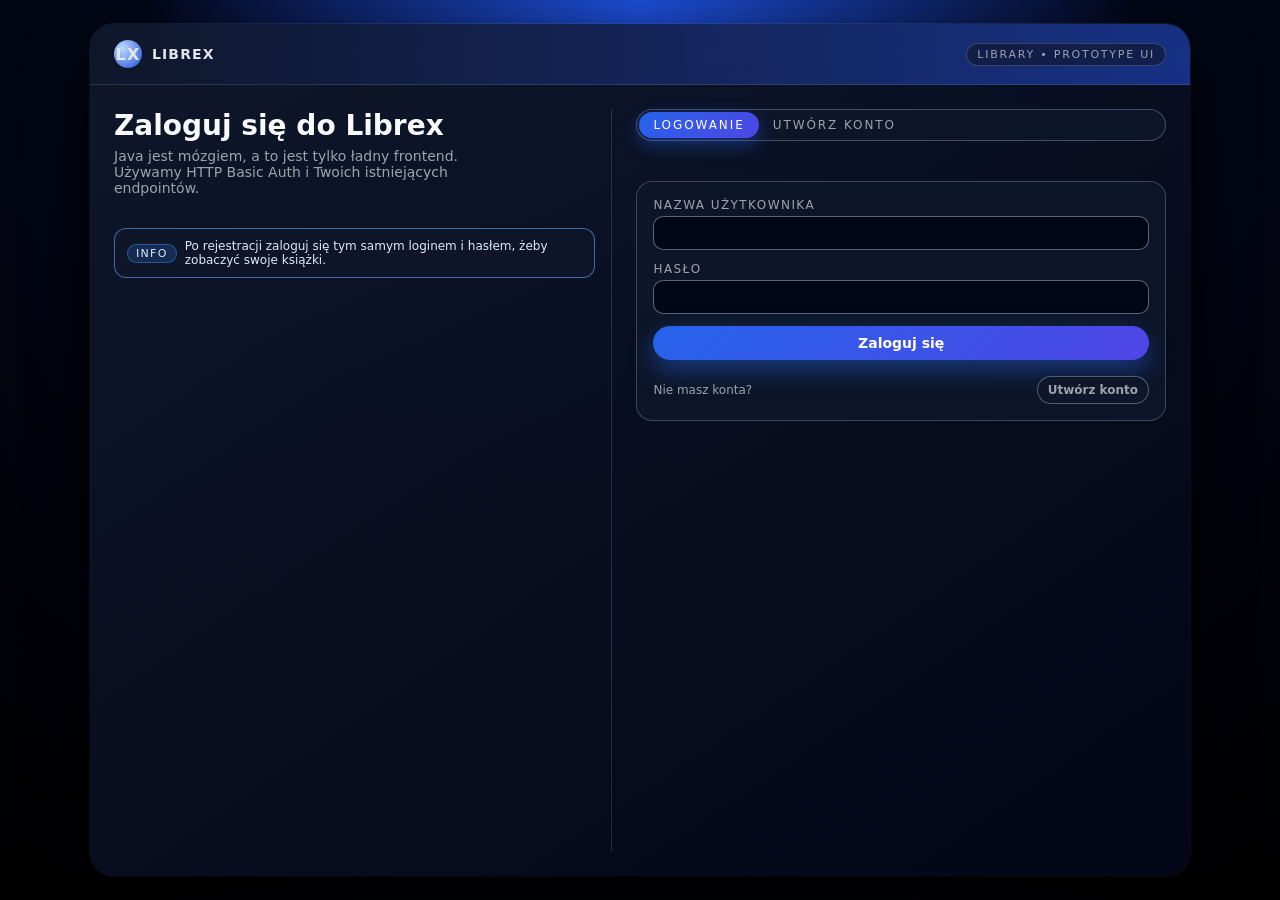
<file: Librex_FrontEnd/index.html>
<!DOCTYPE html>
<html lang="pl">
<head>
  <meta charset="UTF-8" />
  <title>Librex</title>
  <meta name="viewport" content="width=device-width, initial-scale=1.0" />
  <style>
    :root {
      --bg: #0f172a;
      --bg-soft: #111827;
      --card: #1f2937;
      --accent: #3b82f6;
      --accent-soft: rgba(59, 130, 246, 0.15);
      --text: #f9fafb;
      --muted: #9ca3af;
      --danger: #ef4444;
      --radius: 16px;
    }

    * {
      box-sizing: border-box;
      margin: 0;
      padding: 0;
      font-family: system-ui, -apple-system, BlinkMacSystemFont, "Segoe UI", sans-serif;
    }

    body {
      background: radial-gradient(circle at top, #1d4ed8 0, #020617 45%, #000000 100%);
      color: var(--text);
      min-height: 100vh;
      display: flex;
      align-items: stretch;
      justify-content: center;
    }

    #app {
      width: 100%;
      max-width: 1100px;
      margin: 24px;
      background: linear-gradient(145deg, rgba(15, 23, 42, 0.98), rgba(2, 6, 23, 0.98));
      border-radius: 24px;
      box-shadow:
        0 24px 60px rgba(0, 0, 0, 0.9),
        0 0 0 1px rgba(148, 163, 184, 0.15);
      overflow: hidden;
      display: flex;
      flex-direction: column;
    }

    header {
      display: flex;
      align-items: center;
      justify-content: space-between;
      padding: 16px 24px;
      border-bottom: 1px solid rgba(148, 163, 184, 0.2);
      background: linear-gradient(90deg, rgba(15, 23, 42, 0.9), rgba(30, 64, 175, 0.7));
      backdrop-filter: blur(12px);
    }

    header .logo {
      display: flex;
      align-items: center;
      gap: 10px;
      font-weight: 700;
      letter-spacing: 0.08em;
      text-transform: uppercase;
      font-size: 14px;
      color: var(--text);
    }

    header .logo-icon {
      width: 28px;
      height: 28px;
      border-radius: 999px;
      background: radial-gradient(circle at 30% 30%, #bfdbfe, #1d4ed8);
      display: flex;
      align-items: center;
      justify-content: center;
      font-size: 16px;
      color: #e5e7eb;
      box-shadow: 0 0 0 2px rgba(15, 23, 42, 0.9);
    }

    header .logo span {
      opacity: 0.9;
    }

    .chip {
      padding: 4px 10px;
      border-radius: 999px;
      background: rgba(15, 23, 42, 0.6);
      color: var(--muted);
      font-size: 11px;
      text-transform: uppercase;
      letter-spacing: 0.16em;
      border: 1px solid rgba(148, 163, 184, 0.3);
    }

    main {
      flex: 1;
      display: flex;
      padding: 24px;
      gap: 24px;
    }

    .hidden {
      display: none !important;
    }

    /* AUTH SCREEN */

    #auth-screen {
      width: 100%;
      display: flex;
      gap: 24px;
    }

    .auth-left {
      flex: 1;
      padding-right: 16px;
      border-right: 1px solid rgba(148, 163, 184, 0.2);
      display: flex;
      flex-direction: column;
      gap: 16px;
    }

    .auth-title {
      font-size: 28px;
      font-weight: 700;
      margin-bottom: 6px;
    }

    .auth-subtitle {
      font-size: 14px;
      color: var(--muted);
      max-width: 360px;
    }

    .auth-highlight {
      margin-top: 16px;
      padding: 10px 12px;
      border-radius: 12px;
      background: rgba(15, 23, 42, 0.9);
      border: 1px solid rgba(96, 165, 250, 0.6);
      font-size: 12px;
      color: #dbeafe;
      display: inline-flex;
      align-items: center;
      gap: 8px;
    }

    .auth-highlight span.badge {
      padding: 2px 8px;
      border-radius: 999px;
      background: rgba(59, 130, 246, 0.2);
      border: 1px solid rgba(59, 130, 246, 0.5);
      font-size: 11px;
      letter-spacing: 0.12em;
      text-transform: uppercase;
    }

    .auth-right {
      flex: 1.1;
      display: flex;
      flex-direction: column;
      gap: 16px;
    }

    .tabs {
      display: inline-flex;
      padding: 2px;
      border-radius: 999px;
      background: rgba(15, 23, 42, 0.9);
      border: 1px solid rgba(148, 163, 184, 0.4);
      margin-bottom: 8px;
    }

    .tab {
      padding: 6px 14px;
      border-radius: 999px;
      font-size: 12px;
      text-transform: uppercase;
      letter-spacing: 0.16em;
      cursor: pointer;
      color: var(--muted);
      border: none;
      background: transparent;
      transition: all 0.15s ease-out;
    }

    .tab.active {
      background: linear-gradient(135deg, #2563eb, #4f46e5);
      color: white;
      box-shadow: 0 6px 18px rgba(37, 99, 235, 0.45);
    }

    form {
      display: flex;
      flex-direction: column;
      gap: 12px;
      padding: 16px;
      border-radius: 16px;
      background: rgba(15, 23, 42, 0.92);
      border: 1px solid rgba(148, 163, 184, 0.35);
    }

    .field {
      display: flex;
      flex-direction: column;
      gap: 4px;
    }

    label {
      font-size: 12px;
      text-transform: uppercase;
      letter-spacing: 0.12em;
      color: var(--muted);
    }

    input {
      background: #020617;
      border-radius: 10px;
      border: 1px solid rgba(148, 163, 184, 0.6);
      padding: 8px 10px;
      color: var(--text);
      font-size: 14px;
      outline: none;
      transition: border-color 0.1s, box-shadow 0.1s, background-color 0.1s;
    }

    input:focus {
      border-color: var(--accent);
      box-shadow: 0 0 0 1px rgba(59, 130, 246, 0.5);
      background: #020617;
    }

    .btn {
      border-radius: 999px;
      padding: 9px 14px;
      border: none;
      font-size: 14px;
      font-weight: 600;
      cursor: pointer;
      display: inline-flex;
      align-items: center;
      justify-content: center;
      gap: 8px;
      transition: all 0.12s ease-out;
    }

    .btn-primary {
      background: linear-gradient(135deg, #2563eb, #4f46e5);
      color: white;
      box-shadow: 0 10px 25px rgba(37, 99, 235, 0.45);
    }

    .btn-primary:hover {
      transform: translateY(-1px);
      box-shadow: 0 14px 35px rgba(37, 99, 235, 0.55);
    }

    .btn-secondary {
      background: rgba(15, 23, 42, 0.9);
      color: var(--muted);
      border: 1px solid rgba(148, 163, 184, 0.5);
    }

    .btn-secondary:hover {
      background: rgba(15, 23, 42, 1);
      color: #e5e7eb;
    }

    .form-footer {
      display: flex;
      justify-content: space-between;
      align-items: center;
      margin-top: 4px;
      font-size: 12px;
      color: var(--muted);
      gap: 8px;
      flex-wrap: wrap;
    }

    .error {
      font-size: 12px;
      color: var(--danger);
      padding: 4px 8px;
      border-radius: 8px;
      background: rgba(127, 29, 29, 0.35);
      border: 1px solid rgba(239, 68, 68, 0.6);
    }

    .success {
      font-size: 12px;
      color: #22c55e;
      padding: 4px 8px;
      border-radius: 8px;
      background: rgba(22, 101, 52, 0.35);
      border: 1px solid rgba(34, 197, 94, 0.6);
    }

    /* MAIN SCREEN */

    #main-screen {
      width: 100%;
      display: flex;
      flex-direction: column;
      height: 100%;
    }

    .main-content {
      flex: 1;
      display: flex;
      flex-direction: column;
      padding: 16px 24px 24px;
    }

    .main-top {
      display: flex;
      justify-content: space-between;
      align-items: flex-end;
      margin-bottom: 16px;
      gap: 16px;
      flex-wrap: wrap;
    }

    .main-top-title {
      font-size: 24px;
      font-weight: 700;
    }

    .main-top-subtitle {
      font-size: 13px;
      color: var(--muted);
      margin-top: 4px;
    }

    .profile-button {
      display: inline-flex;
      align-items: center;
      gap: 8px;
      padding: 6px 12px;
      border-radius: 999px;
      background: rgba(15, 23, 42, 0.9);
      border: 1px solid rgba(148, 163, 184, 0.6);
      cursor: pointer;
      color: var(--muted);
      font-size: 13px;
      transition: all 0.12s ease-out;
    }

    .profile-button:hover {
      background: rgba(15, 23, 42, 1);
      color: #e5e7eb;
      transform: translateY(-1px);
    }

    .profile-avatar {
      width: 24px;
      height: 24px;
      border-radius: 999px;
      background: radial-gradient(circle at 30% 30%, #f9a8d4, #1d4ed8);
      display: flex;
      align-items: center;
      justify-content: center;
      font-size: 12px;
      color: #0b1120;
      font-weight: 700;
    }

    .books-grid {
      display: grid;
      grid-template-columns: repeat(auto-fill, minmax(160px, 1fr));
      gap: 16px;
    }

    .book-card {
      background: var(--card);
      border-radius: var(--radius);
      border: 1px solid rgba(148, 163, 184, 0.35);
      padding: 10px;
      display: flex;
      flex-direction: column;
      gap: 8px;
      cursor: pointer;
      transition: all 0.12s ease-out;
      position: relative;
      overflow: hidden;
    }

    .book-card::before {
      content: "";
      position: absolute;
      inset: 0;
      background: radial-gradient(circle at top, rgba(59, 130, 246, 0.18), transparent 55%);
      opacity: 0;
      transition: opacity 0.12s ease-out;
      pointer-events: none;
    }

    .book-card:hover::before {
      opacity: 1;
    }

    .book-card:hover {
      transform: translateY(-3px);
      box-shadow: 0 18px 45px rgba(15, 23, 42, 0.7);
      border-color: rgba(59, 130, 246, 0.7);
    }

    .book-cover {
      width: 100%;
      aspect-ratio: 3 / 4;
      border-radius: 12px;
      background-size: cover;
      background-position: center;
      background-repeat: no-repeat;
      background-color: #020617;
      border: 1px solid rgba(31, 41, 55, 0.9);
    }

    .book-title {
      font-size: 14px;
      font-weight: 600;
      line-height: 1.3;
    }

    .book-author {
      font-size: 12px;
      color: var(--muted);
    }

    .book-meta {
      display: flex;
      justify-content: space-between;
      align-items: center;
      margin-top: 2px;
    }

    .book-chip {
      font-size: 11px;
      padding: 2px 6px;
      border-radius: 999px;
      background: rgba(15, 23, 42, 0.9);
      border: 1px solid rgba(148, 163, 184, 0.7);
      color: var(--muted);
    }

    .book-tag {
      font-size: 11px;
      color: rgba(129, 140, 248, 0.9);
    }

    .empty-state {
      padding: 32px 16px;
      text-align: center;
      color: var(--muted);
      font-size: 14px;
    }

    /* PROFILE MODAL */

    #profile-modal-backdrop {
      position: fixed;
      inset: 0;
      background: rgba(15, 23, 42, 0.7);
      display: none;
      align-items: center;
      justify-content: center;
      z-index: 50;
    }

    #profile-modal-backdrop.active {
      display: flex;
    }

    #profile-modal {
      width: 360px;
      max-width: 90vw;
      background: rgba(15, 23, 42, 0.98);
      border-radius: 20px;
      border: 1px solid rgba(148, 163, 184, 0.6);
      box-shadow:
        0 24px 60px rgba(0, 0, 0, 0.9),
        0 0 0 1px rgba(148, 163, 184, 0.25);
      padding: 18px 18px 16px;
    }

    .profile-header {
      display: flex;
      align-items: center;
      justify-content: space-between;
      margin-bottom: 12px;
    }

    .profile-main {
      display: flex;
      align-items: center;
      gap: 12px;
      margin-bottom: 10px;
    }

    .profile-main-avatar {
      width: 42px;
      height: 42px;
      border-radius: 999px;
      background: radial-gradient(circle at 30% 30%, #f97316, #4f46e5);
      display: flex;
      align-items: center;
      justify-content: center;
      font-size: 18px;
      font-weight: 700;
      color: #020617;
      border: 2px solid #020617;
    }

    .profile-main-text {
      display: flex;
      flex-direction: column;
      gap: 2px;
    }

    .profile-main-name {
      font-size: 16px;
      font-weight: 600;
    }

    .profile-main-username {
      font-size: 12px;
      color: var(--muted);
    }

    .profile-section {
      margin-top: 10px;
      padding: 10px;
      border-radius: 12px;
      background: rgba(15, 23, 42, 0.95);
      border: 1px solid rgba(55, 65, 81, 0.8);
    }

    .profile-section-title {
      font-size: 11px;
      text-transform: uppercase;
      letter-spacing: 0.16em;
      color: var(--muted);
      margin-bottom: 6px;
    }

    .profile-row {
      display: flex;
      justify-content: space-between;
      font-size: 13px;
      margin-top: 4px;
      gap: 12px;
    }

    .profile-row span:first-child {
      color: var(--muted);
    }

    .profile-row span:last-child {
      color: var(--text);
      font-weight: 500;
    }

    .profile-footer {
      margin-top: 10px;
      display: flex;
      justify-content: flex-end;
      gap: 8px;
    }

    .btn-small {
      padding: 6px 10px;
      font-size: 12px;
    }

    @media (max-width: 800px) {
      main {
        flex-direction: column;
      }

      #auth-screen {
        flex-direction: column;
      }

      .auth-left {
        padding-right: 0;
        border-right: none;
        border-bottom: 1px solid rgba(148, 163, 184, 0.2);
        padding-bottom: 16px;
      }
    }
  </style>
</head>
<body>
<div id="app">
  <header>
    <div class="logo">
      <div class="logo-icon">Lx</div>
      <span>Librex</span>
    </div>
    <div class="chip">Library • Prototype UI</div>
  </header>

  <main>
    <!-- AUTH SCREEN -->
    <section id="auth-screen">
      <div class="auth-left">
        <div>
          <div class="auth-title">Zaloguj się do Librex</div>
          <div class="auth-subtitle">
            Java jest mózgiem, a to jest tylko ładny frontend. Używamy HTTP Basic Auth i Twoich istniejących endpointów.
          </div>
        </div>
        <div class="auth-highlight">
          <span class="badge">Info</span>
          <span>Po rejestracji zaloguj się tym samym loginem i hasłem, żeby zobaczyć swoje książki.</span>
        </div>
      </div>

      <div class="auth-right">
        <div class="tabs">
          <button class="tab active" data-tab="login">Logowanie</button>
          <button class="tab" data-tab="register">Utwórz konto</button>
        </div>

        <div id="auth-messages"></div>

        <!-- Login form -->
        <form id="login-form">
          <div class="field">
            <label for="login-username">Nazwa użytkownika</label>
            <input id="login-username" name="username" autocomplete="username" />
          </div>
          <div class="field">
            <label for="login-password">Hasło</label>
            <input id="login-password" name="password" type="password" autocomplete="current-password" />
          </div>
          <button type="submit" class="btn btn-primary">Zaloguj się</button>
          <div class="form-footer">
            <span>Nie masz konta?</span>
            <button type="button" class="btn btn-secondary btn-small" id="go-register">
              Utwórz konto
            </button>
          </div>
        </form>

        <!-- Register form -->
        <form id="register-form" class="hidden">
          <div class="field">
            <label for="reg-firstname">Imię</label>
            <input id="reg-firstname" name="firstname" />
          </div>
          <div class="field">
            <label for="reg-surname">Nazwisko</label>
            <input id="reg-surname" name="surname" />
          </div>
          <div class="field">
            <label for="reg-email">E-mail</label>
            <input id="reg-email" name="email" type="email" autocomplete="email" />
          </div>
          <div class="field">
            <label for="reg-username">Nazwa użytkownika</label>
            <input id="reg-username" name="username" autocomplete="username" />
          </div>
          <div class="field">
            <label for="reg-password">Hasło</label>
            <input id="reg-password" name="password" type="password" autocomplete="new-password" />
          </div>
          <button type="submit" class="btn btn-primary">Utwórz konto</button>
          <div class="form-footer">
            <span>Masz już konto?</span>
            <button type="button" class="btn btn-secondary btn-small" id="go-login">
              Zaloguj się
            </button>
          </div>
        </form>
      </div>
    </section>

    <!-- MAIN SCREEN -->
    <section id="main-screen" class="hidden">
      <div class="main-content">
        <div class="main-top">
          <div>
            <div class="main-top-title">Twoja biblioteka</div>
            <div class="main-top-subtitle">Książki pobrane z backendu Javy – to jest tylko ładna warstwa na wierzchu.</div>
          </div>
          <button id="profile-button" class="profile-button">
            <div class="profile-avatar" id="profile-avatar-initials">U</div>
            <span id="profile-button-name">Użytkownik</span>
          </button>
        </div>

        <div id="books-container">
          <div class="empty-state" id="books-empty">
            Brak wyników lub endpoint /api/books nie jest jeszcze podłączony.<br />
            Dodaj później REST API w Javie (GET /api/books) i zwróć listę książek, a kafelki zapełnią się automatycznie.
          </div>
          <div class="books-grid" id="books-grid"></div>
        </div>
      </div>
    </section>
  </main>
</div>

<!-- PROFILE MODAL -->
<div id="profile-modal-backdrop">
  <div id="profile-modal">
    <div class="profile-header">
      <div>Twój profil</div>
      <button id="profile-close" class="btn btn-secondary btn-small">Zamknij</button>
    </div>
    <div class="profile-main">
      <div class="profile-main-avatar" id="profile-avatar-big">U</div>
      <div class="profile-main-text">
        <div class="profile-main-name" id="profile-name">Imię Nazwisko</div>
        <div class="profile-main-username" id="profile-username">@username</div>
      </div>
    </div>
    <div class="profile-section">
      <div class="profile-section-title">Dane konta</div>
      <div class="profile-row">
        <span>E-mail</span>
        <span id="profile-email">user@example.com</span>
      </div>
      <div class="profile-row">
        <span>Rola</span>
        <span id="profile-role">CUSTOMER</span>
      </div>
    </div>
    <div class="profile-footer">
      <button id="logout-button" class="btn btn-secondary btn-small">Wyloguj</button>
    </div>
  </div>
</div>

<script>
  // ======= KONFIGURACJA =======
  const API_BASE = ""; // ten sam host / port, bo serwujesz index.html z Spring Boota

  let auth = null; // { username, password }
  let currentUser = null;

  function setAuth(username, password) {
    auth = { username, password };
    localStorage.setItem("librexAuth", JSON.stringify(auth));
  }

  function clearAuth() {
    auth = null;
    currentUser = null;
    localStorage.removeItem("librexAuth");
  }

  function getAuthHeader() {
    if (!auth) return {};
    return {
      Authorization: "Basic " + btoa(auth.username + ":" + auth.password),
    };
  }

  function showMessage(message, type) {
    const container = document.getElementById("auth-messages");
    container.innerHTML = "";
    if (!message) return;
    const div = document.createElement("div");
    div.className = type === "error" ? "error" : "success";
    div.textContent = message;
    container.appendChild(div);
  }

  function switchAuthTab(tab) {
    const loginForm = document.getElementById("login-form");
    const registerForm = document.getElementById("register-form");
    const tabs = document.querySelectorAll(".tab");

    tabs.forEach((t) => {
      t.classList.toggle("active", t.dataset.tab === tab);
    });

    if (tab === "login") {
      loginForm.classList.remove("hidden");
      registerForm.classList.add("hidden");
    } else {
      loginForm.classList.add("hidden");
      registerForm.classList.remove("hidden");
    }
    showMessage("", "");
  }

  function showMainScreen() {
    document.getElementById("auth-screen").classList.add("hidden");
    document.getElementById("main-screen").classList.remove("hidden");
  }

  function showAuthScreen() {
    document.getElementById("main-screen").classList.add("hidden");
    document.getElementById("auth-screen").classList.remove("hidden");
  }

  function updateProfileUI(user) {
    const initials =
      (user.firstname?.[0] || "") + (user.surname?.[0] || "");
    const upperInitials = initials.toUpperCase() || "U";

    document.getElementById("profile-avatar-initials").textContent =
      upperInitials;
    document.getElementById("profile-avatar-big").textContent =
      upperInitials;

    document.getElementById("profile-button-name").textContent =
      user.firstname + " " + user.surname;

    document.getElementById("profile-name").textContent =
      user.firstname + " " + user.surname;
    document.getElementById("profile-username").textContent =
      "@" + user.username;
    document.getElementById("profile-email").textContent = user.email;
    document.getElementById("profile-role").textContent = user.role;
  }

  async function fetchCurrentUser(showErrors = true) {
    try {
      const res = await fetch(API_BASE + "/api/auth/me", {
        headers: {
          ...getAuthHeader(),
        },
      });

      if (!res.ok) {
        if (showErrors) showMessage("Nie udało się pobrać danych użytkownika.", "error");
        return null;
      }

      const user = await res.json();
      currentUser = user;
      updateProfileUI(user);
      return user;
    } catch (e) {
      console.error(e);
      if (showErrors) showMessage("Błąd połączenia z backendem.", "error");
      return null;
    }
  }

  async function login(username, password) {
    setAuth(username, password);
    const user = await fetchCurrentUser(true);
    if (!user) {
      clearAuth();
      throw new Error("Login failed");
    }
    showMainScreen();
    await fetchBooks();
  }

  async function registerUser(data) {
    try {
      const res = await fetch(API_BASE + "/api/auth/register", {
        method: "POST",
        headers: {
          "Content-Type": "application/json",
        },
        body: JSON.stringify(data),
      });

      if (!res.ok) {
        const text = await res.text();
        console.error("Register error:", text);
        showMessage("Rejestracja nie powiodła się (np. email/username zajęty).", "error");
        return false;
      }

      const user = await res.json();
      showMessage("Konto utworzone! Teraz zaloguj się danymi, które podałeś.", "success");
      return user;
    } catch (e) {
      console.error(e);
      showMessage("Błąd połączenia przy rejestracji.", "error");
      return false;
    }
  }

  // ====== KSIĄŻKI ======

  function renderBooks(books) {
    const grid = document.getElementById("books-grid");
    const empty = document.getElementById("books-empty");

    grid.innerHTML = "";

    if (!books || books.length === 0) {
      empty.style.display = "block";
      return;
    }

    empty.style.display = "none";

    books.forEach((book) => {
      const card = document.createElement("div");
      card.className = "book-card";
      card.dataset.bookId = book.id;

      const cover = document.createElement("div");
      cover.className = "book-cover";
      const coverUrl =
        book.coverUrl ||
        "https://dummyimage.com/300x400/020617/94a3b8.png&text=Book";
      cover.style.backgroundImage = `url('${coverUrl}')`;

      const title = document.createElement("div");
      title.className = "book-title";
      title.textContent = book.title || "Bez tytułu";

      const author = document.createElement("div");
      author.className = "book-author";
      author.textContent = book.author || "Nieznany autor";

      const meta = document.createElement("div");
      meta.className = "book-meta";

      const chip = document.createElement("div");
      chip.className = "book-chip";
      chip.textContent = book.language || "PL";

      const tag = document.createElement("div");
      tag.className = "book-tag";
      tag.textContent = book.category || "Książka";

      meta.appendChild(chip);
      meta.appendChild(tag);

      card.appendChild(cover);
      card.appendChild(title);
      card.appendChild(author);
      card.appendChild(meta);

      card.addEventListener("click", () => {
        // tu w przyszłości: przejście do strony szczegółów książki
        alert(
          "Tu później przejdziesz do szczegółów książki o ID " +
            book.id
        );
      });

      grid.appendChild(card);
    });
  }

  async function fetchBooks() {
    try {
      const res = await fetch(API_BASE + "/api/books", {
        headers: {
          "Content-Type": "application/json",
          ...getAuthHeader(),
        },
      });

      if (!res.ok) {
        console.warn("GET /api/books nie zwrócił 200. Pewnie endpoint jeszcze nie istnieje.");
        renderBooks([]);
        return;
      }

      const books = await res.json();
      renderBooks(books);
    } catch (e) {
      console.error(e);
      renderBooks([]);
    }
  }

  // ====== PROFILE MODAL ======

  function openProfileModal() {
    const backdrop = document.getElementById("profile-modal-backdrop");
    backdrop.classList.add("active");
  }

  function closeProfileModal() {
    const backdrop = document.getElementById("profile-modal-backdrop");
    backdrop.classList.remove("active");
  }

  // ====== INIT ======

  document.addEventListener("DOMContentLoaded", async () => {
    // Tab switching
    document.querySelectorAll(".tab").forEach((tab) => {
      tab.addEventListener("click", () => {
        switchAuthTab(tab.dataset.tab);
      });
    });

    document
      .getElementById("go-register")
      .addEventListener("click", () => switchAuthTab("register"));
    document
      .getElementById("go-login")
      .addEventListener("click", () => switchAuthTab("login"));

    // Login form
    document
      .getElementById("login-form")
      .addEventListener("submit", async (e) => {
        e.preventDefault();
        const username =
          document.getElementById("login-username").value.trim();
        const password =
          document.getElementById("login-password").value;

        if (!username || !password) {
          showMessage("Podaj login i hasło.", "error");
          return;
        }

        try {
          showMessage("Logowanie...", "success");
          await login(username, password);
          showMessage("", "");
        } catch (err) {
          showMessage("Niepoprawne dane logowania.", "error");
        }
      });

    // Register form
    document
      .getElementById("register-form")
      .addEventListener("submit", async (e) => {
        e.preventDefault();
        const data = {
          firstname: document
            .getElementById("reg-firstname")
            .value.trim(),
          surname: document
            .getElementById("reg-surname")
            .value.trim(),
          email: document.getElementById("reg-email").value.trim(),
          username: document
            .getElementById("reg-username")
            .value.trim(),
          password: document.getElementById("reg-password").value,
        };

        if (
          !data.firstname ||
          !data.surname ||
          !data.email ||
          !data.username ||
          !data.password
        ) {
          showMessage("Uzupełnij wszystkie pola.", "error");
          return;
        }

        const created = await registerUser(data);
        if (created) {
          switchAuthTab("login");
        }
      });

    // Profile button
    document
      .getElementById("profile-button")
      .addEventListener("click", () => {
        if (currentUser) {
          openProfileModal();
        }
      });

    document
      .getElementById("profile-close")
      .addEventListener("click", closeProfileModal);

    document
      .getElementById("profile-modal-backdrop")
      .addEventListener("click", (e) => {
        if (e.target.id === "profile-modal-backdrop") {
          closeProfileModal();
        }
      });

    document
      .getElementById("logout-button")
      .addEventListener("click", () => {
        clearAuth();
        closeProfileModal();
        showAuthScreen();
      });

    // Auto login (jeśli są dane w localStorage)
    const stored = localStorage.getItem("librexAuth");
    if (stored) {
      try {
        const parsed = JSON.parse(stored);
        if (parsed.username && parsed.password) {
          setAuth(parsed.username, parsed.password);
          const user = await fetchCurrentUser(false);
          if (user) {
            showMainScreen();
            await fetchBooks();
          } else {
            clearAuth();
          }
        }
      } catch (e) {
        console.error(e);
        clearAuth();
      }
    }
  });
</script>
</body>
</html>
</file>
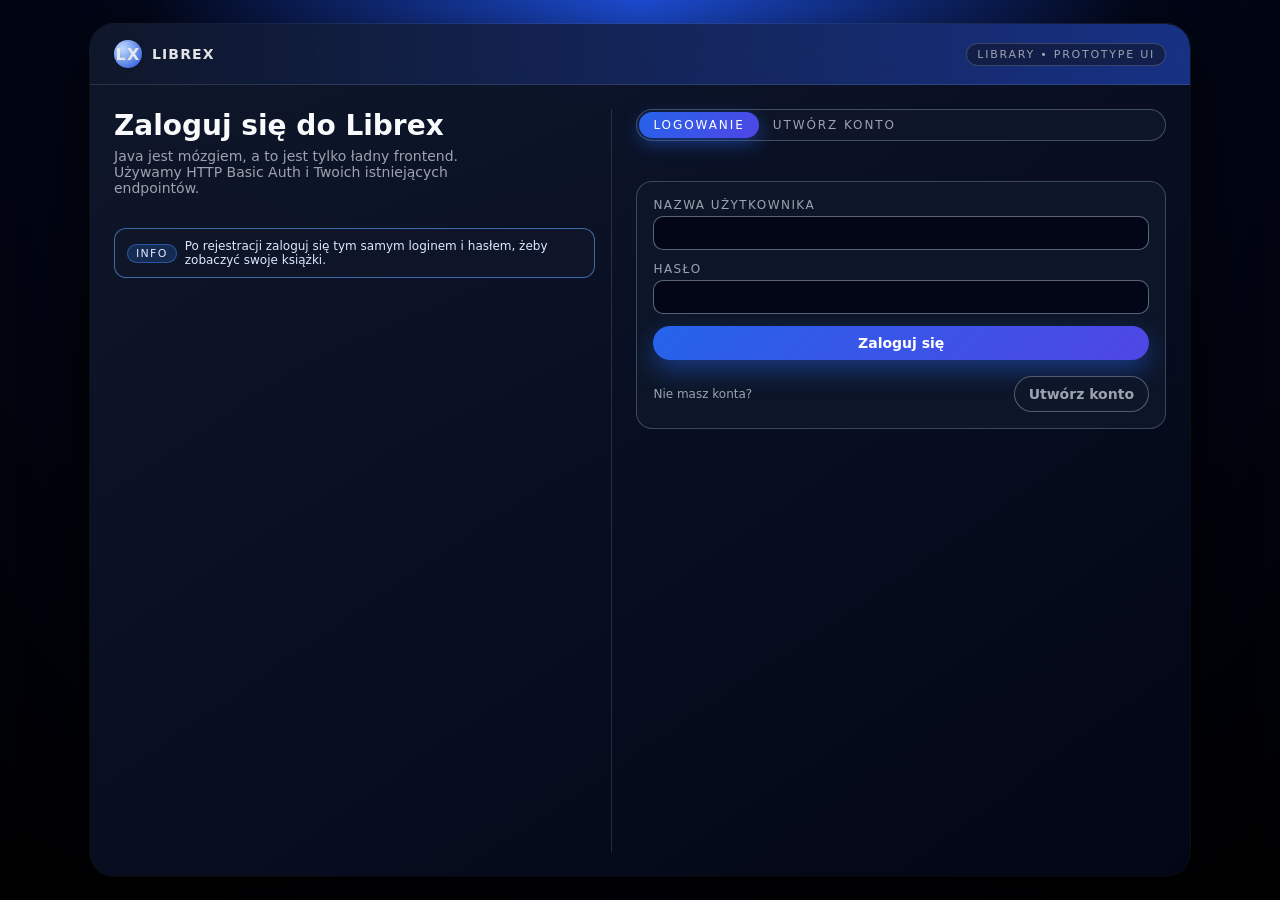
<file: Librex/src/main/resources/static/index.html>
<!DOCTYPE html>
<html lang="pl">
  <head>
    <meta charset="UTF-8" />
    <title>Librex</title>
    <meta name="viewport" content="width=device-width, initial-scale=1.0" />

    <link rel="stylesheet" href="./assets/css/app.css" />
  </head>

  <body>
    <div id="app">
      <header>
        <div class="logo">
          <div class="logo-icon">Lx</div>
          <span>Librex</span>
        </div>
        <div class="chip">Library • Prototype UI</div>
        <button
          id="librarian-panel-btn"
          class="chip hidden"
          style="
            cursor: pointer;
            background: rgba(59, 130, 246, 0.2);
            color: #93c5fd;
            border-color: #3b82f6;
          "
        >
          Panel Bibliotekarza
        </button>
      </header>

      <main>
        <!-- AUTH SCREEN -->
        <section id="auth-screen">
          <div class="auth-left">
            <div>
              <div class="auth-title">Zaloguj się do Librex</div>
              <div class="auth-subtitle">
                Java jest mózgiem, a to jest tylko ładny frontend. Używamy HTTP
                Basic Auth i Twoich istniejących endpointów.
              </div>
            </div>
            <div class="auth-highlight">
              <span class="badge">Info</span>
              <span
                >Po rejestracji zaloguj się tym samym loginem i hasłem, żeby
                zobaczyć swoje książki.</span
              >
            </div>
          </div>

          <div class="auth-right">
            <div class="tabs">
              <button class="tab active" data-tab="login">Logowanie</button>
              <button class="tab" data-tab="register">Utwórz konto</button>
            </div>

            <div id="auth-messages"></div>

            <!-- Login form -->
            <form id="login-form">
              <div class="field">
                <label for="login-username">Nazwa użytkownika</label>
                <input
                  id="login-username"
                  name="username"
                  autocomplete="username"
                />
              </div>
              <div class="field">
                <label for="login-password">Hasło</label>
                <input
                  id="login-password"
                  name="password"
                  type="password"
                  autocomplete="current-password"
                />
              </div>
              <button type="submit" class="btn btn-primary">Zaloguj się</button>
              <div class="form-footer">
                <span>Nie masz konta?</span>
                <button
                  type="button"
                  class="btn btn-secondary btn-small"
                  id="go-register"
                >
                  Utwórz konto
                </button>
              </div>
            </form>

            <!-- Register form -->
            <form id="register-form" class="hidden">
              <div class="field">
                <label for="reg-firstname">Imię</label>
                <input id="reg-firstname" name="firstname" />
              </div>
              <div class="field">
                <label for="reg-surname">Nazwisko</label>
                <input id="reg-surname" name="surname" />
              </div>
              <div class="field">
                <label for="reg-email">E-mail</label>
                <input
                  id="reg-email"
                  name="email"
                  type="email"
                  autocomplete="email"
                />
              </div>
              <div class="field">
                <label for="reg-username">Nazwa użytkownika</label>
                <input
                  id="reg-username"
                  name="username"
                  autocomplete="username"
                />
              </div>
              <div class="field">
                <label for="reg-password">Hasło</label>
                <input
                  id="reg-password"
                  name="password"
                  type="password"
                  autocomplete="new-password"
                />
              </div>
              <button type="submit" class="btn btn-primary">Utwórz konto</button>
              <div class="form-footer">
                <span>Masz już konto?</span>
                <button
                  type="button"
                  class="btn btn-secondary btn-small"
                  id="go-login"
                >
                  Zaloguj się
                </button>
              </div>
            </form>
          </div>
        </section>

        <!-- MAIN SCREEN -->
        <section id="main-screen" class="hidden">
          <div class="main-content">
            <div class="main-top">
              <div>
                <div class="main-top-title">Twoja biblioteka</div>
                <div class="main-top-subtitle">
                  Książki pobrane z backendu Javy – to jest tylko ładna warstwa
                  na wierzchu.
                </div>
              </div>
              <div style="display: flex; align-items: center; gap: 10px">
                <button
                  id="notifications-button"
                  class="profile-button"
                  title="Powiadomienia"
                >
                  <span style="font-size: 16px; line-height: 1">🔔</span>
                  <span>Powiadomienia</span>
                  <span
                    id="notifications-badge"
                    class="chip hidden"
                    style="
                      margin-left: 6px;
                      background: rgba(239, 68, 68, 0.15);
                      color: #fecaca;
                      border-color: rgba(239, 68, 68, 0.5);
                    "
                  >
                    0
                  </span>
                </button>

                <button id="profile-button" class="profile-button">
                  <div class="profile-avatar" id="profile-avatar-initials">
                    U
                  </div>
                  <span id="profile-button-name">Użytkownik</span>
                </button>
              </div>
            </div>

            <div id="books-container">
              <div class="empty-state" id="books-empty">
                Brak wyników lub endpoint /api/books nie jest jeszcze
                podłączony.<br />
                Dodaj później REST API w Javie (GET /api/books) i zwróć listę
                książek, a kafelki zapełnią się automatycznie.
              </div>
              <div class="books-grid" id="books-grid"></div>
            </div>
          </div>
        </section>
      </main>
    </div>

    <!-- PROFILE MODAL -->
    <div id="profile-modal-backdrop" class="modal-backdrop">
      <div id="profile-modal" class="modal">
        <div class="modal-header">
          <div class="title">Twój profil</div>
          <button id="profile-close" class="btn btn-secondary btn-small">
            Zamknij
          </button>
        </div>
        <div class="profile-main">
          <div class="profile-main-avatar" id="profile-avatar-big">U</div>
          <div class="profile-main-text">
            <div class="profile-main-name" id="profile-name">Imię Nazwisko</div>
            <div class="profile-main-username" id="profile-username">@username</div>
          </div>
        </div>
        <div class="profile-section">
          <div class="profile-section-title">Dane konta</div>
          <div class="profile-row">
            <span>E-mail</span>
            <span id="profile-email">user@example.com</span>
          </div>
          <div class="profile-row">
            <span>Rola</span>
            <span id="profile-role">CUSTOMER</span>
          </div>
        </div>

        <div class="profile-section">
          <div class="profile-section-title">Moje wypożyczenia</div>
          <div
            id="profile-reservations-list"
            style="display: flex; flex-direction: column; gap: 8px; margin-top: 8px"
          ></div>
        </div>

        <div class="profile-section">
          <div class="profile-section-title">Moje kolejki (Waitlist)</div>
          <div
            id="profile-waitlist-list"
            style="display: flex; flex-direction: column; gap: 8px; margin-top: 8px"
          ></div>
        </div>

        <div class="modal-footer">
          <button id="logout-button" class="btn btn-secondary btn-small">
            Wyloguj
          </button>
        </div>
      </div>
    </div>

    <!-- NOTIFICATIONS MODAL -->
    <div id="notifications-modal-backdrop" class="modal-backdrop">
      <div id="notifications-modal" class="modal" style="width: 520px">
        <div class="modal-header">
          <div class="title">Powiadomienia</div>
          <button id="notifications-close" class="btn btn-secondary btn-small">
            Zamknij
          </button>
        </div>

        <div class="modal-body">
          <div
            style="
              display: flex;
              justify-content: space-between;
              align-items: center;
              gap: 10px;
              margin-bottom: 12px;
            "
          >
            <div style="font-size: 12px; color: var(--muted)">
              Kliknij „Oznacz jako przeczytane”, żeby wykonać PATCH na backend.
            </div>
            <button
              id="notifications-refresh"
              class="btn btn-secondary btn-small"
              type="button"
            >
              Odśwież
            </button>
          </div>

          <div
            id="notifications-list"
            style="display: flex; flex-direction: column; gap: 10px"
          >
            <div style="font-size: 12px; color: var(--muted); font-style: italic">
              Brak danych (kliknij Odśwież).
            </div>
          </div>
        </div>
      </div>
    </div>

    <!-- BOOK DETAILS MODAL -->
    <div id="book-details-modal-backdrop" class="modal-backdrop">
      <div id="book-details-modal" class="modal">
        <div class="modal-header">
          <div class="title" id="book-details-modal-title"></div>
          <button id="book-details-close" class="btn btn-secondary btn-small">
            Zamknij
          </button>
        </div>

        <div class="modal-body">
          <div class="book-cover-large" id="book-details-modal-cover"></div>
          <div class="book-description" id="book-details-modal-description"></div>

          <div id="book-details-available-section" class="book-details-section hidden">
            <div class="section-title">Dostępne egzemplarze</div>
            <div class="copy-list" id="book-details-copy-list"></div>
          </div>

          <div id="book-details-unavailable-section" class="book-details-section hidden">
            <div class="section-title">Brak dostępnych egzemplarzy</div>
            <div class="waitlist-info">
              Wszystkie egzemplarze tego tytułu są obecnie wypożyczone.
            </div>
            <div class="modal-footer">
              <button id="join-waitlist-btn" class="btn btn-primary">
                Zapisz się na listę oczekujących
              </button>
            </div>
          </div>

          <!-- NOWE: REVIEWS -->
          <div id="book-details-reviews-section" class="book-details-section">
            <div class="section-title">Opinie</div>

            <div id="reviews-summary" style="font-size:12px;color:var(--muted);margin-bottom:10px">
              Ładowanie opinii...
            </div>

            <div
              id="reviews-list"
              style="display:flex;flex-direction:column;gap:10px"
            ></div>

            <div class="book-details-section" style="border-top:none;padding-top:0;margin-top:10px">
              <div class="section-title">Dodaj opinię</div>

              <div class="field">
                <label for="review-stars">Ocena (1-5)</label>
                <input id="review-stars" type="number" min="1" max="5" value="5"/>
              </div>

              <div class="field">
                <label for="review-content">Treść</label>
                <input id="review-content" placeholder="Np. świetna książka..." />
              </div>

              <div class="modal-footer" style="justify-content:flex-start">
                <button id="submit-review-btn" class="btn btn-primary" type="button">
                  Dodaj opinię
                </button>
              </div>

              <div id="reviews-hint" style="font-size:11px;color:var(--muted);margin-top:6px">
                Po dodaniu opinii lista odświeży się automatycznie.
              </div>
            </div>
          </div>
          <!-- /NOWE: REVIEWS -->
        </div>
      </div>
    </div>

    <!-- LIBRARIAN MODAL -->
    <div id="librarian-modal-backdrop" class="modal-backdrop">
      <div id="librarian-modal" class="modal" style="width: 500px">
        <div class="modal-header">
          <div class="title">Panel Bibliotekarza</div>
          <button id="librarian-close" class="btn btn-secondary btn-small">
            Zamknij
          </button>
        </div>
        <div class="modal-body">
          <div class="field">
            <label>Szukaj użytkownika</label>
            <div style="display: flex; gap: 8px">
              <input
                id="lib-search-input"
                placeholder="Login lub email..."
                style="flex: 1"
              />
              <button id="lib-search-btn" class="btn btn-primary btn-small">
                Szukaj
              </button>
            </div>
          </div>

          <div
            id="lib-search-results"
            style="
              margin-top: 12px;
              display: flex;
              flex-direction: column;
              gap: 8px;
            "
          ></div>

          <div
            id="lib-user-details"
            class="hidden"
            style="
              margin-top: 20px;
              border-top: 1px solid rgba(148, 163, 184, 0.2);
              padding-top: 12px;
            "
          >
            <div class="section-title" style="font-weight: 600; margin-bottom: 8px">
              Wypożyczenia użytkownika: <span id="lib-selected-user-name"></span>
            </div>

            <div
              id="lib-user-reservations"
              style="display: flex; flex-direction: column; gap: 8px"
            ></div>
          </div>
        </div>
      </div>
    </div>

    <!-- RETURN MODAL -->
    <div id="return-modal-backdrop" class="modal-backdrop" style="z-index: 60">
      <div id="return-modal" class="modal">
        <div class="modal-header">
          <div class="title">Zwrot książki</div>
          <button id="return-close" class="btn btn-secondary btn-small">
            Anuluj
          </button>
        </div>
        <div class="modal-body">
          <div style="margin-bottom: 12px">
            Zwracany egzemplarz:
            <span id="return-inventory-num" style="font-weight: 600"></span>
          </div>
          <div class="field">
            <label style="display: flex; align-items: center; gap: 8px; cursor: pointer">
              <input type="checkbox" id="return-damaged" style="width: auto" />
              Książka uszkodzona
            </label>
          </div>
          <div class="field hidden" id="return-damage-details-field">
            <label>Opis uszkodzeń</label>
            <input id="return-damage-desc" />
          </div>
          <div class="field hidden" id="return-damage-fee-field">
            <label>Opłata za zniszczenie (PLN)</label>
            <input id="return-damage-fee" type="number" step="0.01" value="0.00" />
          </div>
        </div>
        <div class="modal-footer">
          <button id="confirm-return-btn" class="btn btn-primary">
            Potwierdź zwrot
          </button>
        </div>
      </div>
    </div>

    <!-- JS (moduły) -->
    <script type="module" src="./assets/js/init.js"></script>
  </body>
</html>
</file>
<file: Librex/src/main/resources/static/assets/css/app.css>
:root {
  --bg: #0f172a;
  --bg-soft: #111827;
  --card: #1f2937;
  --accent: #3b82f6;
  --accent-soft: rgba(59, 130, 246, 0.15);
  --text: #f9fafb;
  --muted: #9ca3af;
  --danger: #ef4444;
  --success: #22c55e;
  --info: #3b82f6;
  --radius: 16px;
}

* {
  box-sizing: border-box;
  margin: 0;
  padding: 0;
  font-family: system-ui, -apple-system, BlinkMacSystemFont, "Segoe UI", sans-serif;
}

body {
  background: radial-gradient(circle at top, #1d4ed8 0, #020617 45%, #000000 100%);
  color: var(--text);
  min-height: 100vh;
  display: flex;
  align-items: stretch;
  justify-content: center;
}

#app {
  width: 100%;
  max-width: 1100px;
  margin: 24px;
  background: linear-gradient(145deg, rgba(15, 23, 42, 0.98), rgba(2, 6, 23, 0.98));
  border-radius: 24px;
  box-shadow: 0 24px 60px rgba(0, 0, 0, 0.9), 0 0 0 1px rgba(148, 163, 184, 0.15);
  overflow: hidden;
  display: flex;
  flex-direction: column;
}

header {
  display: flex;
  align-items: center;
  justify-content: space-between;
  padding: 16px 24px;
  border-bottom: 1px solid rgba(148, 163, 184, 0.2);
  background: linear-gradient(90deg, rgba(15, 23, 42, 0.9), rgba(30, 64, 175, 0.7));
  backdrop-filter: blur(12px);
}

header .logo {
  display: flex;
  align-items: center;
  gap: 10px;
  font-weight: 700;
  letter-spacing: 0.08em;
  text-transform: uppercase;
  font-size: 14px;
  color: var(--text);
}

header .logo-icon {
  width: 28px;
  height: 28px;
  border-radius: 999px;
  background: radial-gradient(circle at 30% 30%, #bfdbfe, #1d4ed8);
  display: flex;
  align-items: center;
  justify-content: center;
  font-size: 16px;
  color: #e5e7eb;
  box-shadow: 0 0 0 2px rgba(15, 23, 42, 0.9);
}

header .logo span {
  opacity: 0.9;
}

.chip {
  padding: 4px 10px;
  border-radius: 999px;
  background: rgba(15, 23, 42, 0.6);
  color: var(--muted);
  font-size: 11px;
  text-transform: uppercase;
  letter-spacing: 0.16em;
  border: 1px solid rgba(148, 163, 184, 0.3);
}

.btn-small {
  padding: 6px 10px;
  font-size: 12px;
}

main {
  flex: 1;
  display: flex;
  padding: 24px;
  gap: 24px;
}

.hidden {
  display: none !important;
}

/* AUTH SCREEN */

#auth-screen {
  width: 100%;
  display: flex;
  gap: 24px;
}

.auth-left {
  flex: 1;
  padding-right: 16px;
  border-right: 1px solid rgba(148, 163, 184, 0.2);
  display: flex;
  flex-direction: column;
  gap: 16px;
}

.auth-title {
  font-size: 28px;
  font-weight: 700;
  margin-bottom: 6px;
}

.auth-subtitle {
  font-size: 14px;
  color: var(--muted);
  max-width: 360px;
}

.auth-highlight {
  margin-top: 16px;
  padding: 10px 12px;
  border-radius: 12px;
  background: rgba(15, 23, 42, 0.9);
  border: 1px solid rgba(96, 165, 250, 0.6);
  font-size: 12px;
  color: #dbeafe;
  display: inline-flex;
  align-items: center;
  gap: 8px;
}

.auth-highlight span.badge {
  padding: 2px 8px;
  border-radius: 999px;
  background: rgba(59, 130, 246, 0.2);
  border: 1px solid rgba(59, 130, 246, 0.5);
  font-size: 11px;
  letter-spacing: 0.12em;
  text-transform: uppercase;
}

.auth-right {
  flex: 1.1;
  display: flex;
  flex-direction: column;
  gap: 16px;
}

.tabs {
  display: inline-flex;
  padding: 2px;
  border-radius: 999px;
  background: rgba(15, 23, 42, 0.9);
  border: 1px solid rgba(148, 163, 184, 0.4);
  margin-bottom: 8px;
}

.tab {
  padding: 6px 14px;
  border-radius: 999px;
  font-size: 12px;
  text-transform: uppercase;
  letter-spacing: 0.16em;
  cursor: pointer;
  color: var(--muted);
  border: none;
  background: transparent;
  transition: all 0.15s ease-out;
}

.tab.active {
  background: linear-gradient(135deg, #2563eb, #4f46e5);
  color: white;
  box-shadow: 0 6px 18px rgba(37, 99, 235, 0.45);
}

form {
  display: flex;
  flex-direction: column;
  gap: 12px;
  padding: 16px;
  border-radius: 16px;
  background: rgba(15, 23, 42, 0.92);
  border: 1px solid rgba(148, 163, 184, 0.35);
}

.field {
  display: flex;
  flex-direction: column;
  gap: 4px;
}

label {
  font-size: 12px;
  text-transform: uppercase;
  letter-spacing: 0.12em;
  color: var(--muted);
}

input {
  background: #020617;
  border-radius: 10px;
  border: 1px solid rgba(148, 163, 184, 0.6);
  padding: 8px 10px;
  color: var(--text);
  font-size: 14px;
  outline: none;
  transition: border-color 0.1s, box-shadow 0.1s, background-color 0.1s;
}

input:focus {
  border-color: var(--accent);
  box-shadow: 0 0 0 1px rgba(59, 130, 246, 0.5);
  background: #020617;
}

.btn {
  border-radius: 999px;
  padding: 9px 14px;
  border: none;
  font-size: 14px;
  font-weight: 600;
  cursor: pointer;
  display: inline-flex;
  align-items: center;
  justify-content: center;
  gap: 8px;
  transition: all 0.12s ease-out;
}

.btn-primary {
  background: linear-gradient(135deg, #2563eb, #4f46e5);
  color: white;
  box-shadow: 0 10px 25px rgba(37, 99, 235, 0.45);
}

.btn-primary:hover {
  transform: translateY(-1px);
  box-shadow: 0 14px 35px rgba(37, 99, 235, 0.55);
}

.btn-secondary {
  background: rgba(15, 23, 42, 0.9);
  color: var(--muted);
  border: 1px solid rgba(148, 163, 184, 0.5);
}

.btn-secondary:hover {
  background: rgba(15, 23, 42, 1);
  color: #e5e7eb;
}

.form-footer {
  display: flex;
  justify-content: space-between;
  align-items: center;
  margin-top: 4px;
  font-size: 12px;
  color: var(--muted);
  gap: 8px;
  flex-wrap: wrap;
}

.error {
  font-size: 12px;
  color: var(--danger);
  padding: 4px 8px;
  border-radius: 8px;
  background: rgba(127, 29, 29, 0.35);
  border: 1px solid rgba(239, 68, 68, 0.6);
}

.success-message {
  font-size: 12px;
  color: var(--success);
  padding: 4px 8px;
  border-radius: 8px;
  background: rgba(22, 101, 52, 0.35);
  border: 1px solid rgba(34, 197, 94, 0.6);
}

/* MAIN SCREEN */

#main-screen {
  width: 100%;
  display: flex;
  flex-direction: column;
  height: 100%;
}

.main-content {
  flex: 1;
  display: flex;
  flex-direction: column;
  padding: 16px 24px 24px;
}

.main-top {
  display: flex;
  justify-content: space-between;
  align-items: flex-end;
  margin-bottom: 16px;
  gap: 16px;
  flex-wrap: wrap;
}

.main-top-title {
  font-size: 24px;
  font-weight: 700;
}

.main-top-subtitle {
  font-size: 13px;
  color: var(--muted);
  margin-top: 4px;
}

.profile-button {
  display: inline-flex;
  align-items: center;
  gap: 8px;
  padding: 6px 12px;
  border-radius: 999px;
  background: rgba(15, 23, 42, 0.9);
  border: 1px solid rgba(148, 163, 184, 0.6);
  cursor: pointer;
  color: var(--muted);
  font-size: 13px;
  transition: all 0.12s ease-out;
}

.profile-button:hover {
  background: rgba(15, 23, 42, 1);
  color: #e5e7eb;
  transform: translateY(-1px);
}

.profile-avatar {
  width: 24px;
  height: 24px;
  border-radius: 999px;
  background: radial-gradient(circle at 30% 30%, #f9a8d4, #1d4ed8);
  display: flex;
  align-items: center;
  justify-content: center;
  font-size: 12px;
  color: #0b1120;
  font-weight: 700;
}

.books-grid {
  display: grid;
  grid-template-columns: repeat(auto-fill, minmax(160px, 1fr));
  gap: 16px;
}

.book-card {
  background: var(--card);
  border-radius: var(--radius);
  border: 1px solid rgba(148, 163, 184, 0.35);
  padding: 10px;
  display: flex;
  flex-direction: column;
  gap: 8px;
  cursor: pointer;
  transition: all 0.12s ease-out;
  position: relative;
  overflow: hidden;
}

.book-card::before {
  content: "";
  position: absolute;
  inset: 0;
  background: radial-gradient(circle at top, rgba(59, 130, 246, 0.18), transparent 55%);
  opacity: 0;
  transition: opacity 0.12s ease-out;
  pointer-events: none;
}

.book-card:hover::before {
  opacity: 1;
}

.book-card:hover {
  transform: translateY(-3px);
  box-shadow: 0 18px 45px rgba(15, 23, 42, 0.7);
  border-color: rgba(59, 130, 246, 0.7);
}

.book-cover {
  width: 100%;
  aspect-ratio: 3 / 4;
  border-radius: 12px;
  background-size: cover;
  background-position: center;
  background-repeat: no-repeat;
  background-color: #020617;
  border: 1px solid rgba(31, 41, 55, 0.9);
}

.book-title {
  font-size: 14px;
  font-weight: 600;
  line-height: 1.3;
}

.book-author {
  font-size: 12px;
  color: var(--muted);
}

.book-meta {
  display: flex;
  justify-content: space-between;
  align-items: center;
  margin-top: 2px;
}

.book-chip {
  font-size: 11px;
  padding: 2px 6px;
  border-radius: 999px;
  background: rgba(15, 23, 42, 0.9);
  border: 1px solid rgba(148, 163, 184, 0.7);
  color: var(--muted);
}

.book-tag {
  font-size: 11px;
  color: rgba(129, 140, 248, 0.9);
}

.empty-state {
  padding: 32px 16px;
  text-align: center;
  color: var(--muted);
  font-size: 14px;
}

/* MODAL STYLES */
.modal-backdrop {
  position: fixed;
  inset: 0;
  background: rgba(15, 23, 42, 0.7);
  display: none;
  align-items: center;
  justify-content: center;
  z-index: 50;
}

.modal-backdrop.active {
  display: flex;
}

.modal {
  width: 360px;
  max-width: 90vw;
  background: rgba(15, 23, 42, 0.98);
  border-radius: 20px;
  border: 1px solid rgba(148, 163, 184, 0.6);
  box-shadow: 0 24px 60px rgba(0, 0, 0, 0.9), 0 0 0 1px rgba(148, 163, 184, 0.25);
  padding: 18px 18px 16px;
  display: flex;
  flex-direction: column;
  gap: 12px;
}

.modal-header {
  display: flex;
  align-items: center;
  justify-content: space-between;
}
.modal-header .title {
  font-size: 18px;
  font-weight: 600;
}
.modal-body {
  font-size: 13px;
  color: var(--muted);
  max-height: 70vh;
  overflow-y: auto;
}
.modal-footer {
  display: flex;
  justify-content: flex-end;
  gap: 8px;
}

/* BOOK DETAILS */
#book-details-modal .book-cover-large {
  width: 100%;
  height: 200px;
  background-size: cover;
  background-position: center;
  background-repeat: no-repeat;
  background-color: #020617;
  border-radius: 12px;
  margin-bottom: 12px;
}
#book-details-modal .book-description {
  margin-top: 8px;
  margin-bottom: 12px;
  font-size: 14px;
  line-height: 1.5;
  color: var(--text);
}
#book-details-modal .book-details-section {
  border-top: 1px solid rgba(148, 163, 184, 0.2);
  padding-top: 12px;
  margin-top: 12px;
}
#book-details-modal .book-details-section .section-title {
  font-size: 12px;
  text-transform: uppercase;
  letter-spacing: 0.12em;
  color: var(--muted);
  margin-bottom: 8px;
}
#book-details-modal .copy-list {
  display: flex;
  flex-direction: column;
  gap: 8px;
}
#book-details-modal .copy-item {
  display: flex;
  justify-content: space-between;
  align-items: center;
  background: var(--bg-soft);
  padding: 8px 12px;
  border-radius: 10px;
  border: 1px solid rgba(148, 163, 184, 0.3);
  font-size: 13px;
}
#book-details-modal .copy-item.unavailable {
  opacity: 0.6;
  background: #272c36;
}
#book-details-modal .copy-item .inventory-number {
  font-weight: 600;
  color: var(--text);
}
#book-details-modal .copy-item .status {
  color: var(--success);
  font-weight: 500;
}
#book-details-modal .copy-item.unavailable .status {
  color: var(--danger);
}
#book-details-modal .waitlist-info {
  text-align: center;
  font-style: italic;
  color: var(--muted);
  margin-top: 12px;
}

@media (max-width: 800px) {
  main {
    flex-direction: column;
  }

  #auth-screen {
    flex-direction: column;
  }

  .auth-left {
    padding-right: 0;
    border-right: none;
    border-bottom: 1px solid rgba(148, 163, 184, 0.2);
    padding-bottom: 16px;
  }
}
</file>
